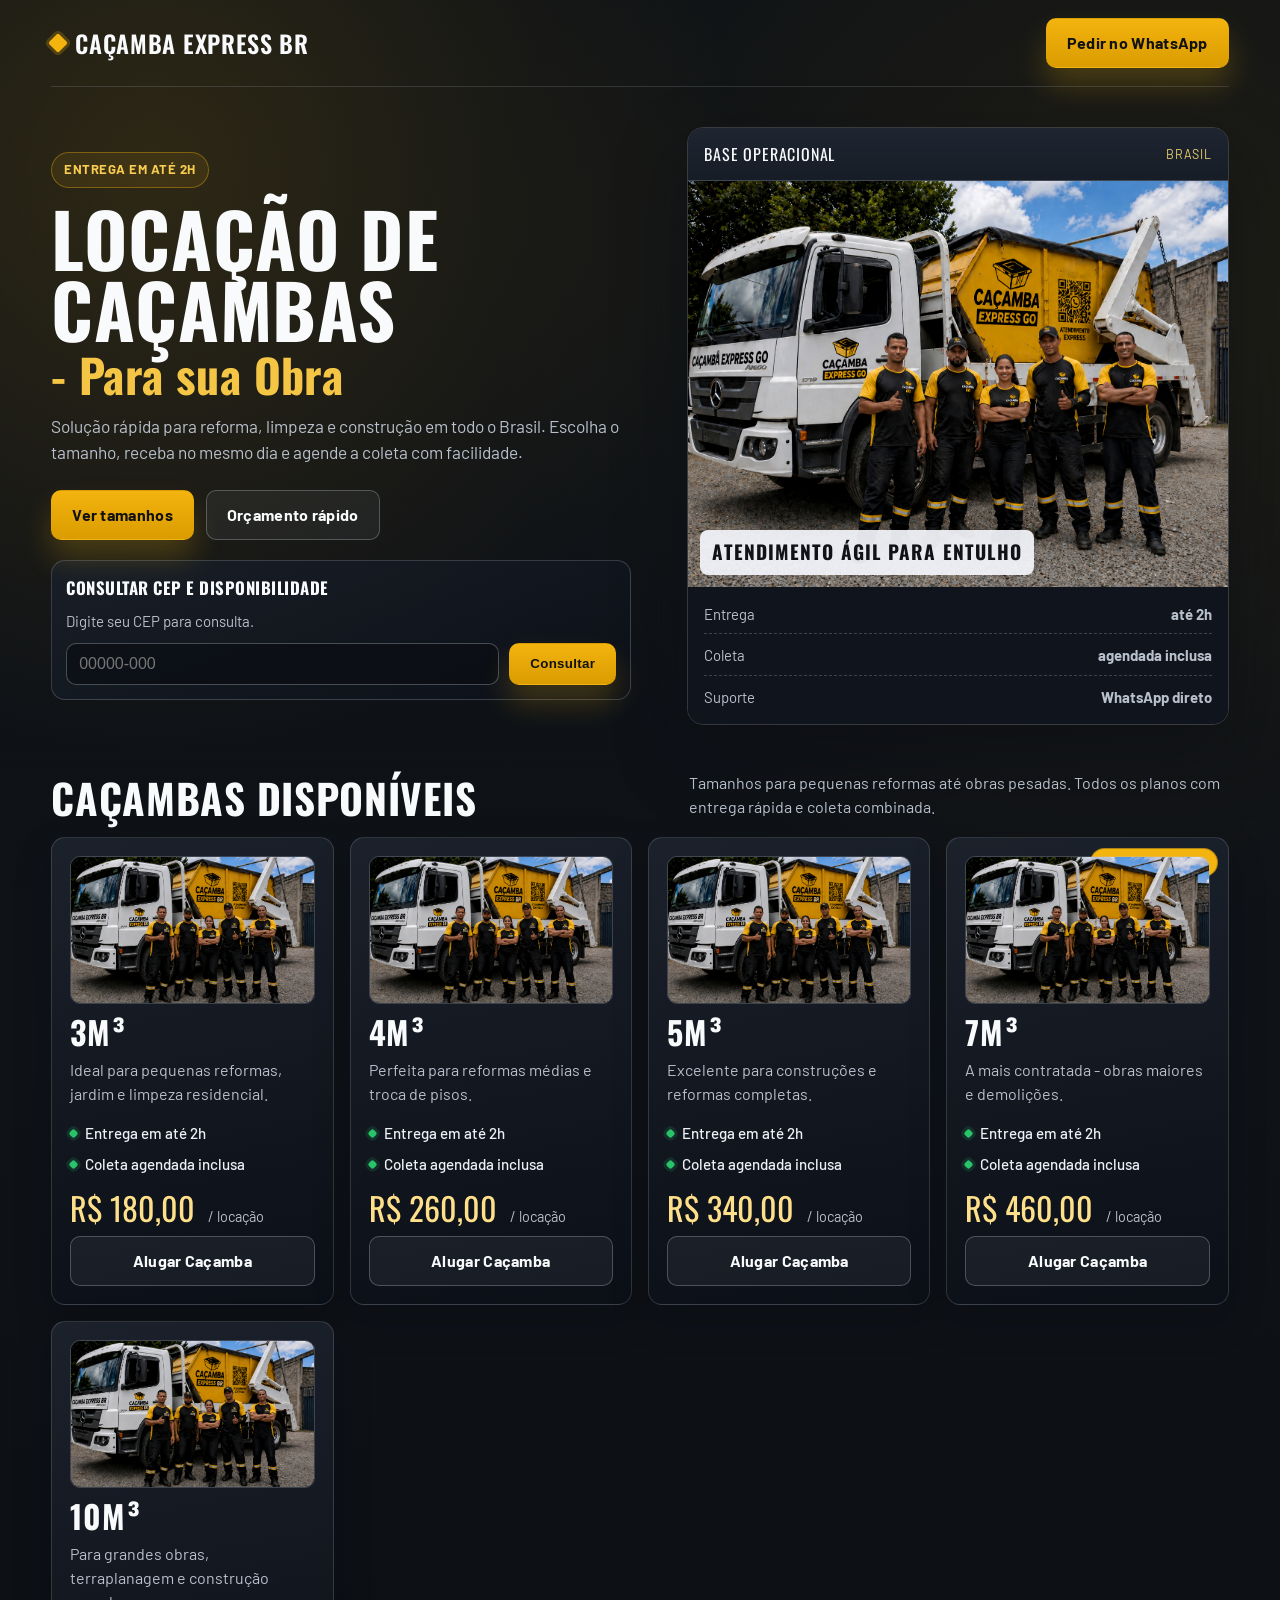
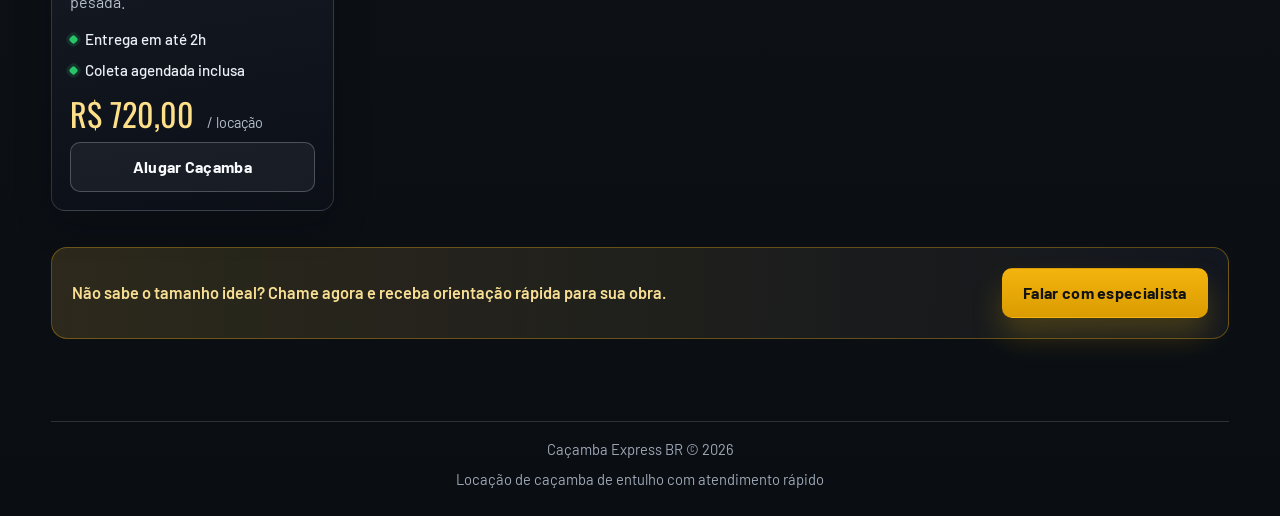
<file: index.html>
<!DOCTYPE html>
<html lang="pt-BR">
<head>
  <meta charset="UTF-8" />
  <meta name="viewport" content="width=device-width, initial-scale=1.0" />
  <title>Caçamba Express BR | Locação de Caçambas</title>
  <meta
    name="description"
    content="Caçamba Express BR. Locação de caçambas de 3m³, 4m³, 5m³, 7m³ e 10m³ com entrega em até 2h e coleta agendada em todo o Brasil."
  />
  <style>
    @import url("https://fonts.googleapis.com/css2?family=Oswald:wght@400;500;600;700&family=Barlow:wght@400;500;600;700&display=swap");

    :root {
      --ink: #0f1217;
      --ink-soft: #1c222c;
      --metal: #b8c0cc;
      --cement: #e9edf2;
      --paper: #f8fafc;
      --hazard: #f3b40f;
      --hazard-deep: #da9c00;
      --line: #2a313d;
      --ok: #29c36a;
      --radius: 16px;
      --shadow-xl: 0 30px 70px rgba(9, 12, 18, 0.45);
      --shadow-card: 0 14px 36px rgba(7, 10, 15, 0.24);
    }

    * {
      box-sizing: border-box;
      margin: 0;
      padding: 0;
    }

    html {
      scroll-behavior: smooth;
    }

    body {
      font-family: "Barlow", sans-serif;
      color: var(--paper);
      background:
        radial-gradient(circle at 12% 8%, rgba(243, 180, 15, 0.14), transparent 26%),
        radial-gradient(circle at 88% 14%, rgba(243, 180, 15, 0.08), transparent 30%),
        linear-gradient(180deg, #0d1116 0%, #0f1217 50%, #0a0e13 100%);
      line-height: 1.5;
      min-height: 100vh;
    }

    body::before {
      content: "";
      position: fixed;
      inset: 0;
      pointer-events: none;
      background: repeating-linear-gradient(
        120deg,
        rgba(255, 255, 255, 0.015) 0 2px,
        transparent 2px 16px
      );
      opacity: 0.45;
      mix-blend-mode: soft-light;
      z-index: 0;
    }

    .shell {
      position: relative;
      z-index: 1;
      width: min(1180px, 92%);
      margin: 0 auto;
    }

    .topbar {
      padding: 18px 0;
      border-bottom: 1px solid rgba(184, 192, 204, 0.18);
      display: flex;
      justify-content: space-between;
      align-items: center;
      gap: 14px;
      flex-wrap: wrap;
    }

    .topbar-cta {
      white-space: nowrap;
    }

    .brand {
      display: flex;
      align-items: center;
      gap: 10px;
      font-family: "Oswald", sans-serif;
      letter-spacing: 0.7px;
      text-transform: uppercase;
      font-size: 1.5rem;
      font-weight: 600;
    }

    .brand-badge {
      width: 14px;
      height: 14px;
      border-radius: 2px;
      background: var(--hazard);
      box-shadow: 0 0 0 3px rgba(243, 180, 15, 0.22);
      transform: rotate(45deg);
    }

    .btn {
      display: inline-flex;
      align-items: center;
      justify-content: center;
      text-decoration: none;
      border-radius: 10px;
      border: 1px solid transparent;
      padding: 12px 20px;
      font-weight: 700;
      letter-spacing: 0.3px;
      transition: 0.24s ease;
      cursor: pointer;
    }

    .btn-primary {
      background: linear-gradient(180deg, var(--hazard), var(--hazard-deep));
      color: #121212;
      box-shadow: 0 18px 30px rgba(243, 180, 15, 0.22);
    }

    .btn-primary:hover {
      transform: translateY(-2px);
      box-shadow: 0 22px 36px rgba(243, 180, 15, 0.3);
    }

    .btn-outline {
      border-color: rgba(184, 192, 204, 0.32);
      color: var(--paper);
      background: rgba(184, 192, 204, 0.07);
    }

    .btn-outline:hover {
      background: rgba(184, 192, 204, 0.14);
      border-color: rgba(184, 192, 204, 0.5);
    }

    .btn-success {
      background: linear-gradient(180deg, #25d366, #1daa52);
      color: #f3fff7;
      border-color: rgba(22, 126, 59, 0.8);
      box-shadow: 0 18px 30px rgba(37, 211, 102, 0.28);
    }

    .btn-success:hover {
      transform: translateY(-2px);
      box-shadow: 0 22px 36px rgba(37, 211, 102, 0.36);
    }

    .hero {
      display: grid;
      grid-template-columns: 1fr;
      gap: 26px;
      padding: 40px 0 28px;
    }

    .eyebrow {
      display: inline-flex;
      align-items: center;
      gap: 8px;
      border: 1px solid rgba(243, 180, 15, 0.36);
      color: #f9cc52;
      background: rgba(243, 180, 15, 0.09);
      border-radius: 999px;
      font-size: 0.82rem;
      letter-spacing: 0.5px;
      text-transform: uppercase;
      padding: 7px 12px;
      margin-bottom: 14px;
      font-weight: 700;
    }

    h1 {
      font-family: "Oswald", sans-serif;
      font-size: clamp(2rem, 5.8vw, 4.8rem);
      line-height: 0.96;
      text-transform: uppercase;
      letter-spacing: 0.6px;
      max-width: 13ch;
      text-wrap: balance;
      margin-bottom: 18px;
    }

    h1 span {
      display: block;
      margin-top: 8px;
      font-size: 0.62em;
      color: #f5c645;
      letter-spacing: 0.4px;
      text-transform: none;
    }

    .lead {
      color: var(--metal);
      max-width: 60ch;
      font-size: 1.08rem;
      margin-bottom: 24px;
    }

    .hero-actions {
      display: flex;
      gap: 12px;
      flex-wrap: wrap;
      margin-bottom: 20px;
    }

    .cep-card {
      border: 1px solid rgba(184, 192, 204, 0.24);
      background: linear-gradient(160deg, rgba(25, 31, 40, 0.95), rgba(13, 17, 24, 0.95));
      border-radius: 14px;
      padding: 14px;
      display: grid;
      gap: 10px;
      max-width: 580px;
    }

    .cep-card strong {
      font-family: "Oswald", sans-serif;
      text-transform: uppercase;
      letter-spacing: 0.5px;
      font-size: 1.05rem;
    }

    .cep-card p {
      color: var(--metal);
      font-size: 0.94rem;
    }

    .cep-row {
      display: grid;
      grid-template-columns: 1fr auto;
      gap: 10px;
    }

    .cep-input {
      width: 100%;
      border: 1px solid rgba(184, 192, 204, 0.34);
      border-radius: 10px;
      background: rgba(11, 14, 20, 0.75);
      color: var(--paper);
      font-size: 1rem;
      padding: 11px 12px;
      outline: none;
    }

    .cep-input:focus {
      border-color: rgba(243, 180, 15, 0.72);
      box-shadow: 0 0 0 3px rgba(243, 180, 15, 0.18);
    }

    .cep-result {
      display: none;
      border: 1px solid rgba(41, 195, 106, 0.45);
      background: rgba(41, 195, 106, 0.1);
      border-radius: 10px;
      padding: 10px;
      color: #d9fbe6;
      font-size: 0.94rem;
      line-height: 1.45;
    }

    .cep-result.show {
      display: block;
    }

    .hero-panel {
      border: 1px solid rgba(184, 192, 204, 0.22);
      border-radius: var(--radius);
      overflow: hidden;
      box-shadow: var(--shadow-xl);
    }

    .panel-head {
      background: linear-gradient(180deg, #1f2531, #171d26);
      border-bottom: 1px solid rgba(184, 192, 204, 0.22);
      padding: 14px 16px;
      font-family: "Oswald", sans-serif;
      text-transform: uppercase;
      letter-spacing: 0.8px;
      font-size: 1rem;
      display: flex;
      justify-content: space-between;
      align-items: center;
    }

    .panel-head small {
      color: #e8cf71;
      font-family: "Barlow", sans-serif;
      font-size: 0.78rem;
    }

    .hazard {
      position: relative;
      min-height: 240px;
      overflow: hidden;
    }

    .hazard img {
      width: 100%;
      height: 100%;
      min-height: 240px;
      object-fit: cover;
      display: block;
      filter: saturate(1.05) contrast(1.04);
    }

    .hazard strong {
      position: absolute;
      left: 12px;
      bottom: 12px;
      font-family: "Oswald", sans-serif;
      text-transform: uppercase;
      letter-spacing: 1.1px;
      font-size: 1.2rem;
      color: #101217;
      background: rgba(245, 247, 252, 0.92);
      padding: 8px 12px;
      border-radius: 8px;
    }

    .panel-foot {
      background: #10151d;
      padding: 16px;
      display: grid;
      gap: 10px;
      color: var(--metal);
    }

    .panel-row {
      display: flex;
      justify-content: space-between;
      font-size: 0.93rem;
      border-bottom: 1px dashed rgba(184, 192, 204, 0.26);
      padding-bottom: 8px;
    }

    .panel-row:last-child {
      border-bottom: none;
      padding-bottom: 0;
    }

    .catalog {
      padding: 18px 0 34px;
    }

    .section-head {
      display: flex;
      justify-content: space-between;
      align-items: flex-end;
      gap: 14px;
      flex-wrap: wrap;
      margin-bottom: 18px;
    }

    h2 {
      font-family: "Oswald", sans-serif;
      font-size: clamp(1.8rem, 3.2vw, 2.6rem);
      text-transform: uppercase;
      letter-spacing: 0.7px;
      line-height: 1;
    }

    .section-head p {
      color: var(--metal);
      max-width: 60ch;
    }

    .deck {
      display: grid;
      grid-template-columns: repeat(auto-fit, minmax(230px, 1fr));
      gap: 16px;
    }

    .card {
      position: relative;
      border: 1px solid rgba(184, 192, 204, 0.2);
      background:
        linear-gradient(170deg, rgba(28, 34, 44, 0.95), rgba(12, 16, 23, 0.95)),
        linear-gradient(120deg, rgba(243, 180, 15, 0.08), transparent 46%);
      border-radius: 14px;
      padding: 18px;
      box-shadow: var(--shadow-card);
      display: flex;
      flex-direction: column;
      min-height: 334px;
      transition: 0.28s ease;
    }

    .card-media {
      width: 100%;
      height: 148px;
      object-fit: cover;
      border-radius: 10px;
      margin-bottom: 12px;
      border: 1px solid rgba(184, 192, 204, 0.24);
      filter: saturate(1.04) contrast(1.03);
    }


    .card:hover {
      transform: translateY(-4px) scale(1.01);
      border-color: rgba(243, 180, 15, 0.52);
    }

    .capacity {
      font-family: "Oswald", sans-serif;
      text-transform: uppercase;
      letter-spacing: 0.9px;
      font-size: 2rem;
      line-height: 1;
      margin-bottom: 10px;
    }

    .copy {
      color: var(--metal);
      margin-bottom: 14px;
      min-height: 50px;
    }

    .points {
      list-style: none;
      display: grid;
      gap: 8px;
      margin-bottom: 16px;
      color: #ecf1f8;
      font-weight: 500;
      font-size: 0.95rem;
    }

    .points li {
      display: flex;
      align-items: center;
      gap: 8px;
    }

    .points li::before {
      content: "";
      width: 7px;
      height: 7px;
      background: var(--ok);
      border-radius: 2px;
      transform: rotate(45deg);
      box-shadow: 0 0 0 3px rgba(41, 195, 106, 0.15);
    }

    .price {
      margin-top: auto;
      font-family: "Oswald", sans-serif;
      font-size: 2rem;
      line-height: 1;
      color: #ffe08a;
      margin-bottom: 12px;
    }

    .price small {
      font-family: "Barlow", sans-serif;
      color: var(--metal);
      font-size: 0.9rem;
      margin-left: 6px;
    }

    .badge {
      position: absolute;
      top: 10px;
      right: 10px;
      background: var(--hazard);
      color: #111318;
      font-size: 0.72rem;
      font-weight: 800;
      text-transform: uppercase;
      letter-spacing: 0.4px;
      border-radius: 999px;
      padding: 5px 10px;
      border: 1px solid rgba(17, 19, 24, 0.3);
    }

    .signal {
      margin: 36px 0 48px;
      border: 1px solid rgba(243, 180, 15, 0.34);
      border-radius: var(--radius);
      background:
        linear-gradient(90deg, rgba(243, 180, 15, 0.12), rgba(243, 180, 15, 0)),
        rgba(19, 24, 32, 0.9);
      padding: 20px;
      display: flex;
      justify-content: space-between;
      align-items: center;
      gap: 12px;
      flex-wrap: wrap;
    }

    .signal p {
      color: #f8df93;
      font-size: 1.02rem;
      font-weight: 600;
    }

    footer {
      padding: 0 0 26px;
      color: #9ea8b6;
      font-size: 0.92rem;
      text-align: center;
    }

    .footline {
      border-top: 1px solid rgba(184, 192, 204, 0.2);
      padding-top: 16px;
      display: flex;
      flex-direction: column;
      align-items: center;
      justify-content: center;
      gap: 8px;
      text-align: center;
    }

    @keyframes rise {
      from {
        opacity: 0;
        transform: translateY(14px);
      }
      to {
        opacity: 1;
        transform: translateY(0);
      }
    }

    @media (min-width: 860px) {
      .hero {
        grid-template-columns: 1.05fr 0.95fr;
        align-items: center;
        gap: 38px;
      }
    }

    @media (max-width: 860px) {
      .topbar {
        gap: 10px;
      }

      .brand {
        font-size: 1.2rem;
        letter-spacing: 0.4px;
      }

      .topbar-cta {
        display: none !important;
      }

      h1 {
        font-size: clamp(2.1rem, 9vw, 3rem);
        line-height: 1.03;
        max-width: none;
        white-space: normal;
        text-transform: none;
      }
    }
  </style>
</head>
<body>
  <div class="shell">
    <header class="topbar">
      <div class="brand">
        <span class="brand-badge" aria-hidden="true"></span>
        Caçamba Express BR
      </div>
      <a
        class="btn btn-primary topbar-cta"
        href="https://wa.me/5541991935566?text=Olá!%20Quero%20alugar%20uma%20caçamba."
        target="_blank"
        rel="noopener"
      >
        Pedir no WhatsApp
      </a>
    </header>

    <main>
      <section class="hero">
        <div class="hero-content">
          <span class="eyebrow">Entrega em até 2h</span>
          <h1>Locação de caçambas <span>- Para sua Obra</span></h1>
          <p class="lead">
            Solução rápida para reforma, limpeza e construção em todo o Brasil.
            Escolha o tamanho, receba no mesmo dia e agende a coleta com facilidade.
          </p>
          <div class="hero-actions">
            <a class="btn btn-primary" href="#cacambas">Ver tamanhos</a>
            <a
              class="btn btn-outline"
              href="https://wa.me/5541991935566?text=Olá!%20Preciso%20de%20um%20orçamento%20de%20caçamba."
              target="_blank"
              rel="noopener"
            >
              Orçamento rápido
            </a>
          </div>

          <div class="cep-card">
            <strong>Consultar CEP e disponibilidade</strong>
            <p>Digite seu CEP para consulta.</p>
            <div class="cep-row">
              <input id="cepInput" class="cep-input" type="text" maxlength="9" placeholder="00000-000" inputmode="numeric" />
              <button id="checkCepBtn" class="btn btn-primary" type="button">Consultar</button>
            </div>
            <div id="cepResult" class="cep-result" aria-live="polite"></div>
          </div>
        </div>

        <aside class="hero-panel" aria-label="Informações de atendimento">
          <div class="panel-head">
            Base Operacional
            <small>Brasil</small>
          </div>
          <div class="hazard">
            <img src="viXj3.jpg" alt="Equipe da Caçamba Express BR ao lado do caminhão" />
            <strong>Atendimento ágil para entulho</strong>
          </div>
          <div class="panel-foot">
            <div class="panel-row">
              <span>Entrega</span>
              <strong>até 2h</strong>
            </div>
            <div class="panel-row">
              <span>Coleta</span>
              <strong>agendada inclusa</strong>
            </div>
            <div class="panel-row">
              <span>Suporte</span>
              <strong>WhatsApp direto</strong>
            </div>
          </div>
        </aside>
      </section>

      <section id="cacambas" class="catalog">
        <div class="section-head">
          <h2>Caçambas Disponíveis</h2>
          <p>
            Tamanhos para pequenas reformas até obras pesadas. Todos os planos com
            entrega rápida e coleta combinada.
          </p>
        </div>

        <div class="deck">
          <article class="card">
            <img class="card-media" src="d5XAD.jpg" alt="Caçamba de entulho 3m³" />
            <h3 class="capacity">3m³</h3>
            <p class="copy">Ideal para pequenas reformas, jardim e limpeza residencial.</p>
            <ul class="points">
              <li>Entrega em até 2h</li>
              <li>Coleta agendada inclusa</li>
            </ul>
            <div class="price">R$ 180,00 <small>/ locação</small></div>
            <a
              class="btn btn-outline"
              href="https://wa.me/5541991935566?text=Olá!%20Quero%20alugar%20a%20caçamba%20de%203m³."
              target="_blank"
              rel="noopener"
            >
              Alugar Caçamba
            </a>
          </article>

          <article class="card">
            <img class="card-media" src="d5XAD.jpg" alt="Caçamba de entulho 4m³" />
            <h3 class="capacity">4m³</h3>
            <p class="copy">Perfeita para reformas médias e troca de pisos.</p>
            <ul class="points">
              <li>Entrega em até 2h</li>
              <li>Coleta agendada inclusa</li>
            </ul>
            <div class="price">R$ 260,00 <small>/ locação</small></div>
            <a
              class="btn btn-outline"
              href="https://wa.me/5541991935566?text=Olá!%20Quero%20alugar%20a%20caçamba%20de%204m³."
              target="_blank"
              rel="noopener"
            >
              Alugar Caçamba
            </a>
          </article>

          <article class="card">
            <img class="card-media" src="d5XAD.jpg" alt="Caçamba de entulho 5m³" />
            <h3 class="capacity">5m³</h3>
            <p class="copy">Excelente para construções e reformas completas.</p>
            <ul class="points">
              <li>Entrega em até 2h</li>
              <li>Coleta agendada inclusa</li>
            </ul>
            <div class="price">R$ 340,00 <small>/ locação</small></div>
            <a
              class="btn btn-outline"
              href="https://wa.me/5541991935566?text=Olá!%20Quero%20alugar%20a%20caçamba%20de%205m³."
              target="_blank"
              rel="noopener"
            >
              Alugar Caçamba
            </a>
          </article>

          <article class="card">
            <span class="badge">Mais contratada</span>
            <img class="card-media" src="d5XAD.jpg" alt="Caçamba de entulho 7m³" />
            <h3 class="capacity">7m³</h3>
            <p class="copy">A mais contratada - obras maiores e demolições.</p>
            <ul class="points">
              <li>Entrega em até 2h</li>
              <li>Coleta agendada inclusa</li>
            </ul>
            <div class="price">R$ 460,00 <small>/ locação</small></div>
            <a
              class="btn btn-outline"
              href="https://wa.me/5541991935566?text=Olá!%20Quero%20alugar%20a%20caçamba%20de%207m³."
              target="_blank"
              rel="noopener"
            >
              Alugar Caçamba
            </a>
          </article>

          <article class="card">
            <img class="card-media" src="d5XAD.jpg" alt="Caçamba de entulho 10m³" />
            <h3 class="capacity">10m³</h3>
            <p class="copy">Para grandes obras, terraplanagem e construção pesada.</p>
            <ul class="points">
              <li>Entrega em até 2h</li>
              <li>Coleta agendada inclusa</li>
            </ul>
            <div class="price">R$ 720,00 <small>/ locação</small></div>
            <a
              class="btn btn-outline"
              href="https://wa.me/5541991935566?text=Olá!%20Quero%20alugar%20a%20caçamba%20de%2010m³."
              target="_blank"
              rel="noopener"
            >
              Alugar Caçamba
            </a>
          </article>
        </div>

        <div class="signal">
          <p>Não sabe o tamanho ideal? Chame agora e receba orientação rápida para sua obra.</p>
          <a
            class="btn btn-primary"
            href="https://wa.me/5541991935566?text=Olá!%20Preciso%20de%20ajuda%20para%20escolher%20o%20tamanho%20da%20caçamba."
            target="_blank"
            rel="noopener"
          >
            Falar com especialista
          </a>
        </div>
      </section>
    </main>

    <footer>
      <div class="footline">
        <p>Caçamba Express BR © 2026</p>
        <p>Locação de caçamba de entulho com atendimento rápido</p>
      </div>
    </footer>
  </div>
  <script>
    const cepInput = document.getElementById("cepInput");
    const checkCepBtn = document.getElementById("checkCepBtn");
    const cepResult = document.getElementById("cepResult");

    function digitsOnly(value) {
      return value.replace(/\D/g, "").slice(0, 8);
    }

    function maskCep(value) {
      if (value.length <= 5) return value;
      return value.slice(0, 5) + "-" + value.slice(5);
    }

    function showResult(message) {
      cepResult.innerHTML = message;
      cepResult.classList.add("show");
    }

    cepInput.addEventListener("input", () => {
      cepInput.value = maskCep(digitsOnly(cepInput.value));
      canContinue = false;
      checkCepBtn.textContent = "Consultar";
      checkCepBtn.classList.remove("btn-outline", "btn-success");
      checkCepBtn.classList.add("btn-primary");
    });

    let canContinue = false;
    let lastCep = "";

    checkCepBtn.addEventListener("click", async () => {
      if (canContinue) {
        const message = "Olá! Quero continuar a reserva da caçamba. CEP: " + maskCep(lastCep);
        window.open("https://wa.me/5531994750129?text=" + encodeURIComponent(message), "_blank");
        return;
      }

      const rawCep = digitsOnly(cepInput.value);
      if (rawCep.length !== 8) {
        showResult("<strong>CEP inválido.</strong> Digite um CEP com 8 números.");
        return;
      }

      try {
        const response = await fetch("https://viacep.com.br/ws/" + rawCep + "/json/");
        const data = await response.json();
        const local = data.erro
          ? "Local nao encontrado na base de CEP."
          : [data.logradouro, data.bairro, data.localidade, data.uf].filter(Boolean).join(" - ");

        lastCep = rawCep;
        canContinue = true;
        checkCepBtn.textContent = "Continuar reserva";
        checkCepBtn.classList.remove("btn-primary", "btn-outline");
        checkCepBtn.classList.add("btn-success");

        showResult(
          "Ótimo! Atendemos sua região com entrega expressa<br>" +
          "CEP consultado: " + maskCep(rawCep) + "<br>" +
          "Endereço: " + local
        );
      } catch (error) {
        lastCep = rawCep;
        canContinue = true;
        checkCepBtn.textContent = "Continuar reserva";
        checkCepBtn.classList.remove("btn-primary", "btn-outline");
        checkCepBtn.classList.add("btn-success");

        showResult(
          "Ótimo! Atendemos sua região com entrega expressa<br>" +
          "CEP consultado: " + maskCep(rawCep) + "<br>" +
          "Não foi possível consultar o endereço agora."
        );
      }
    });
  </script>
</body>
</html>
</file>
